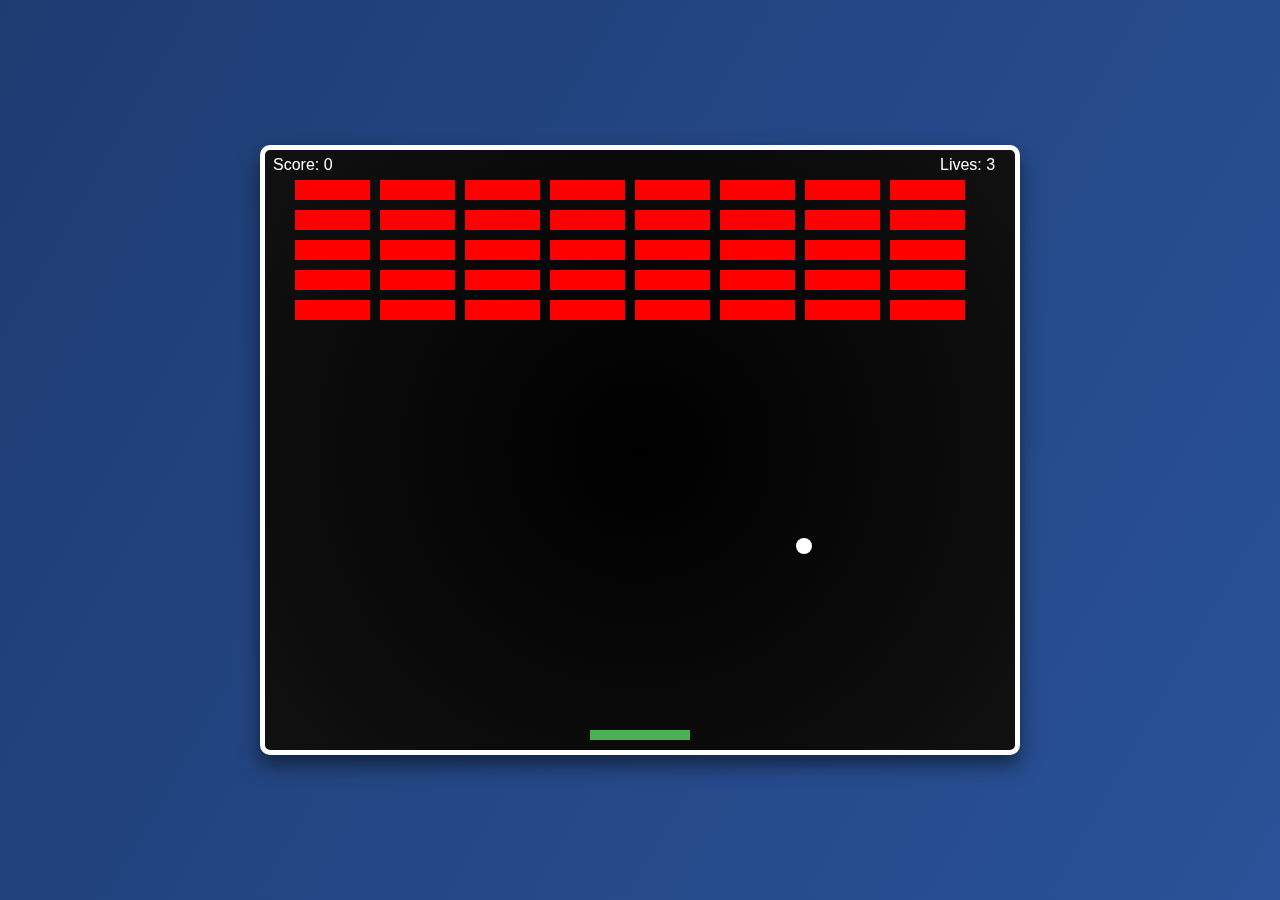
<file: 2D-Breakout/index.html>
<!DOCTYPE html>
<html lang="en">
<head>
  <meta charset="UTF-8">
  <meta name="viewport" content="width=device-width, initial-scale=1.0">
  <title>2D Breakout Game</title>
  <link rel="stylesheet" href="style.css">
</head>
<body>
  <canvas id="gameCanvas"></canvas>
  <script src="app.js"></script>
</body>
</html>
</file>
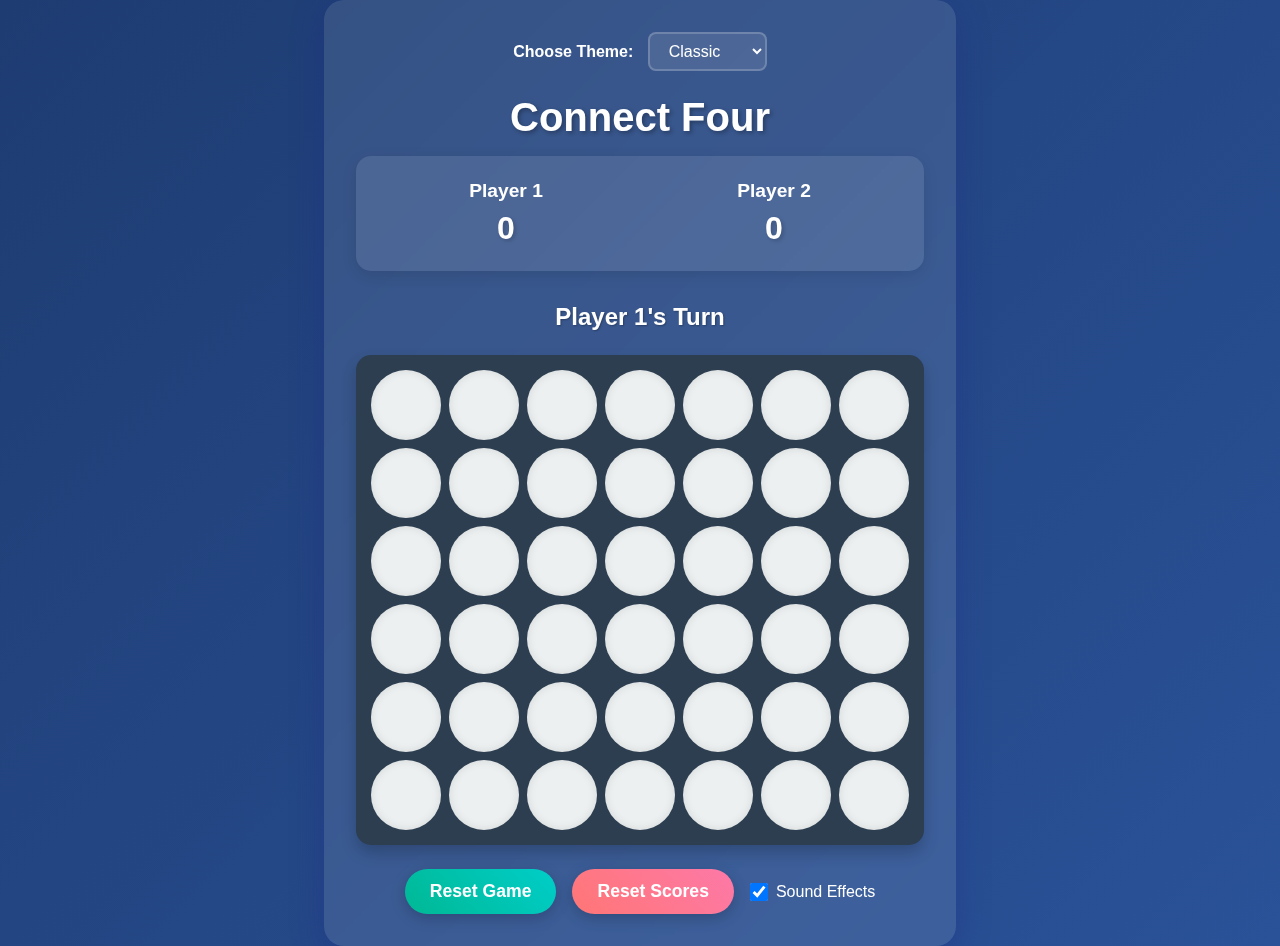
<file: Connect Four/index.html>
<!DOCTYPE html>
<html lang="en">
<head>
    <meta charset="UTF-8">
    <meta name="viewport" content="width=device-width, initial-scale=1.0">
    <title>Enhanced Connect Four</title>
    <link rel="stylesheet" href="style.css">
</head>
<body>
    <div class="game-container">
        <!-- Theme Selector -->
        <div class="theme-selector">
            <label for="theme">Choose Theme:</label>
            <select id="theme">
                <option value="classic">Classic</option>
                <option value="futuristic">Futuristic</option>
                <option value="fantasy">Fantasy</option>
            </select>
        </div>

        <h1>Connect Four</h1>
        
        <!-- Score Board -->
        <div class="score-board">
            <div class="player-score">
                <h3>Player 1</h3>
                <p id="player1-score">0</p>
            </div>
            <div class="player-score">
                <h3>Player 2</h3>
                <p id="player2-score">0</p>
            </div>
        </div>

        <h2 id="current-player">Player 1's Turn</h2>
        
        <!-- Game Grid -->
        <div class="grid">
            <!-- Row 1 -->
            <div class="cell" data-column="0"></div>
            <div class="cell" data-column="1"></div>
            <div class="cell" data-column="2"></div>
            <div class="cell" data-column="3"></div>
            <div class="cell" data-column="4"></div>
            <div class="cell" data-column="5"></div>
            <div class="cell" data-column="6"></div>

            <!-- Row 2 -->
            <div class="cell" data-column="0"></div>
            <div class="cell" data-column="1"></div>
            <div class="cell" data-column="2"></div>
            <div class="cell" data-column="3"></div>
            <div class="cell" data-column="4"></div>
            <div class="cell" data-column="5"></div>
            <div class="cell" data-column="6"></div>

            <!-- Row 3 -->
            <div class="cell" data-column="0"></div>
            <div class="cell" data-column="1"></div>
            <div class="cell" data-column="2"></div>
            <div class="cell" data-column="3"></div>
            <div class="cell" data-column="4"></div>
            <div class="cell" data-column="5"></div>
            <div class="cell" data-column="6"></div>

            <!-- Row 4 -->
            <div class="cell" data-column="0"></div>
            <div class="cell" data-column="1"></div>
            <div class="cell" data-column="2"></div>
            <div class="cell" data-column="3"></div>
            <div class="cell" data-column="4"></div>
            <div class="cell" data-column="5"></div>
            <div class="cell" data-column="6"></div>

            <!-- Row 5 -->
            <div class="cell" data-column="0"></div>
            <div class="cell" data-column="1"></div>
            <div class="cell" data-column="2"></div>
            <div class="cell" data-column="3"></div>
            <div class="cell" data-column="4"></div>
            <div class="cell" data-column="5"></div>
            <div class="cell" data-column="6"></div>

            <!-- Row 6 -->
            <div class="cell" data-column="0"></div>
            <div class="cell" data-column="1"></div>
            <div class="cell" data-column="2"></div>
            <div class="cell" data-column="3"></div>
            <div class="cell" data-column="4"></div>
            <div class="cell" data-column="5"></div>
            <div class="cell" data-column="6"></div>
        </div>

        <!-- Game Controls -->
        <div class="controls">
            <button id="reset-button">Reset Game</button>
            <button id="reset-scores">Reset Scores</button>
            <label>
                <input type="checkbox" id="sound-toggle" checked>
                Sound Effects
            </label>
        </div>
    </div>

    <!-- Audio Elements -->
    <audio id="piece-drop">
        <source src="[data-uri]" type="audio/mpeg">
    </audio>
    <audio id="win-sound">
        <source src="[data-uri]" type="audio/mpeg">
    </audio>
    <audio id="draw-sound">
        <source src="[data-uri]" type="audio/mpeg">
    </audio>

    <!-- Scripts -->
    <script src="app.js"></script>
</body>
</html>
</file>
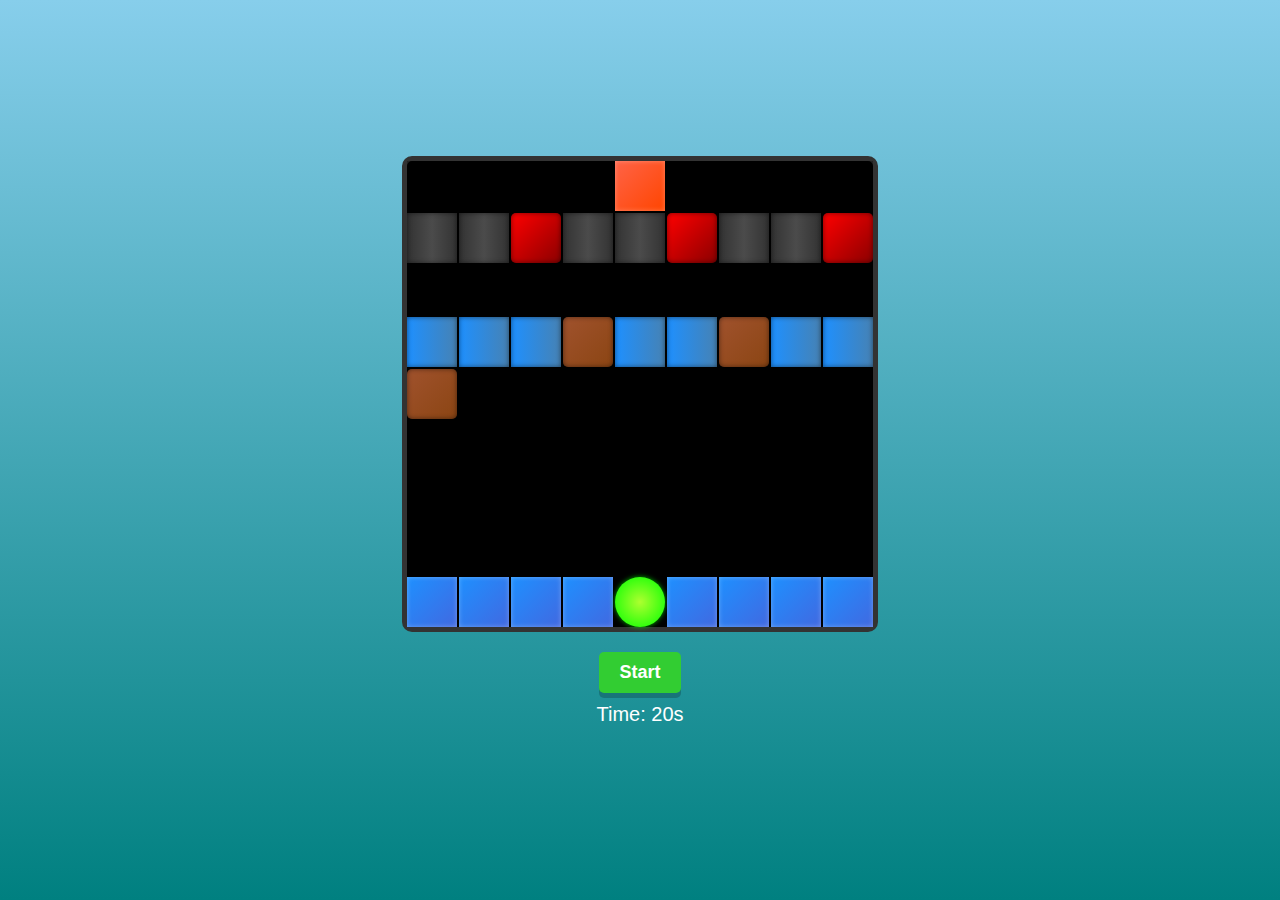
<file: Frogger/index.html>
<!DOCTYPE html>
<html lang="en">
<head>
  <meta charset="UTF-8">
  <meta name="viewport" content="width=device-width, initial-scale=1.0">
  <title>Frogger Game</title>
  <link rel="stylesheet" href="style.css">
</head>
<body>
  <div id="game-container">
    <div id="grid"></div>
    <div id="info">
      <button id="start-pause-btn">Start</button>
      <p id="timer">Time: 20s</p>
      <p id="status"></p>
    </div>
  </div>
  <script src="app.js"></script>
</body>
</html>
</file>
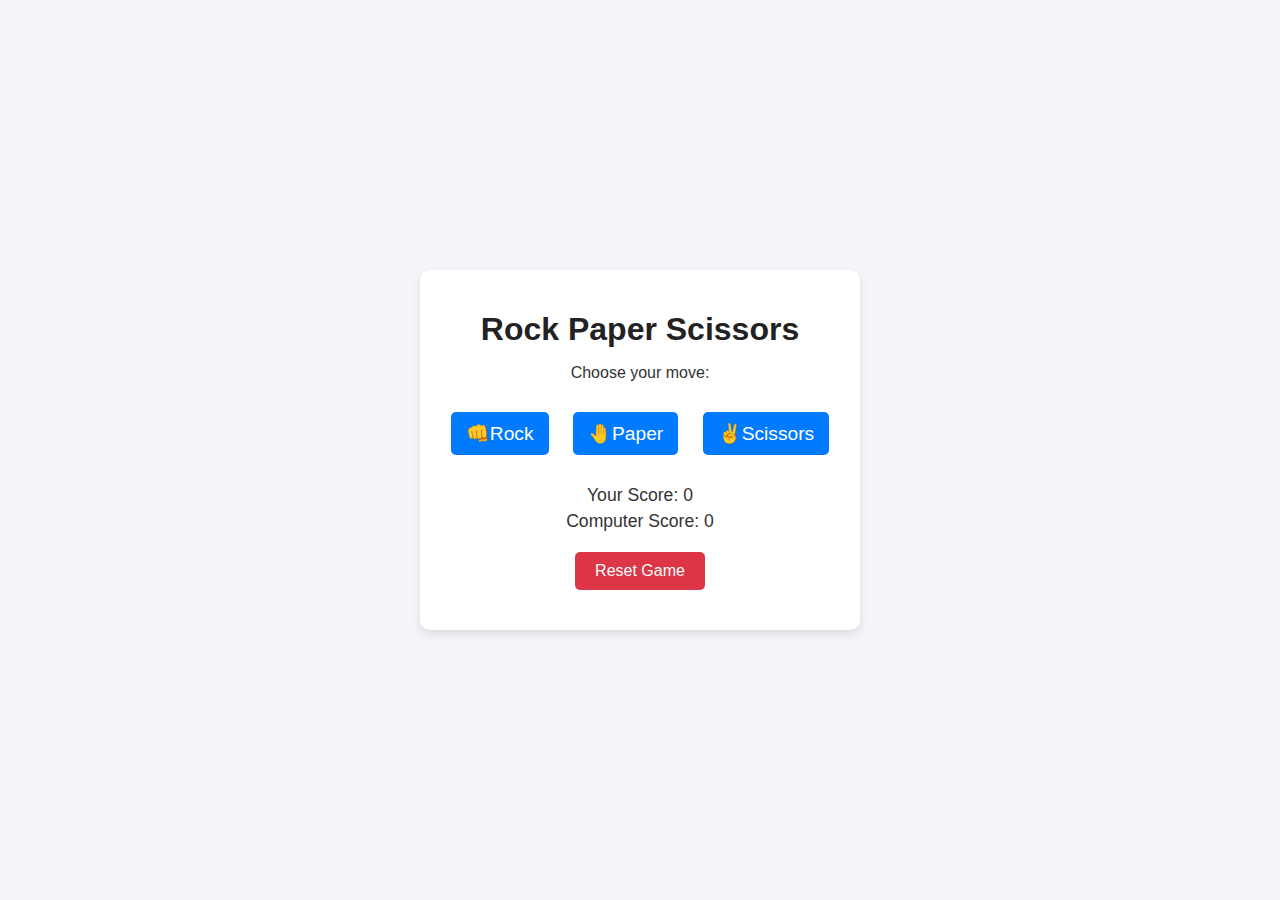
<file: Rock-Paper-Scissors/index.html>
<!DOCTYPE html>
<html lang="en">
<head>
    <meta charset="UTF-8">
    <meta name="viewport" content="width=device-width, initial-scale=1.0">
    <title>Rock Paper Scissors</title>
    <link rel="stylesheet" href="style.css">
</head>
<body>
    <div class="game">
        <h1>Rock Paper Scissors</h1>
    <p>Choose your move:</p>
    <div class="choices">
        <button onclick="playGame('Rock')">👊Rock</button>
        <button onclick="playGame('Paper')">🤚Paper</button>
        <button onclick="playGame('Scissors')">✌️Scissors</button>
    </div>
    <div class="scores">
        <p>Your Score: <span id="playerScore">0</span></p>
        <p>Computer Score: <span id="computerScore">0</span></p>
        <button onclick="resetGame()">Reset Game</button>
    </div>
    <div id="result"></div>
    </div>
    <script src="app.js"></script>
</body>
</html>
</file>
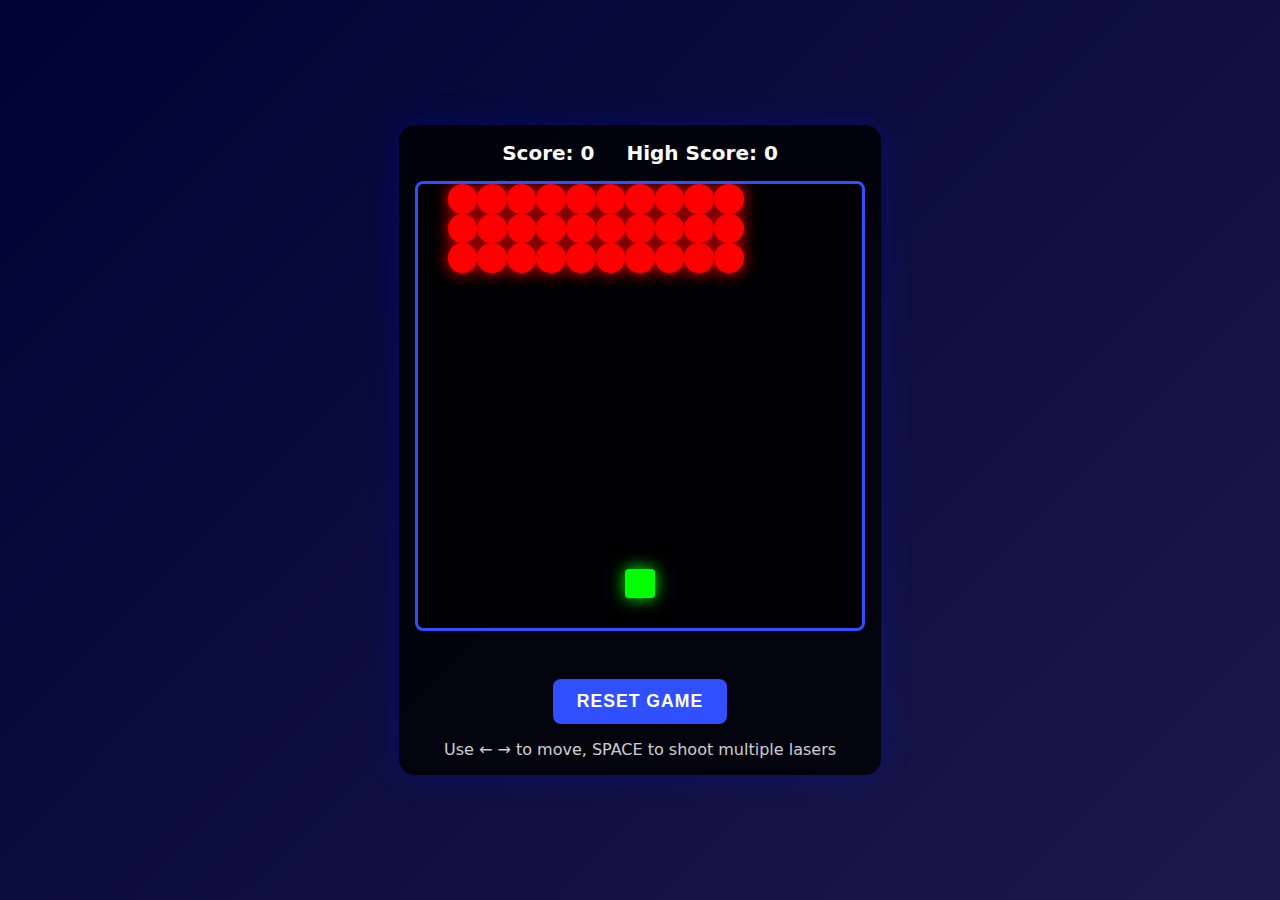
<file: Space Invaders/index.html>
<!DOCTYPE html>
<html lang="en">
<head>
    <meta charset="UTF-8">
    <meta name="viewport" content="width=device-width, initial-scale=1.0">
    <title>Space Invaders</title>
    <link rel="stylesheet" href="style.css">
</head>
<body>
    <div class="game-wrapper">
        <header class="game-stats">
            <div class="score">Score: <span id="score">0</span></div>
            <div class="high-score">High Score: <span id="highScore">0</span></div>
        </header>
        
        <div id="grid" class="grid"></div>
        
        <div class="messages">
            <div id="gameOver" class="message game-over">Game Over!</div>
            <div id="winner" class="message winner">You Win!</div>
        </div>
        
        <button id="resetButton" class="reset-button">Reset Game</button>
        
        <div class="controls">
            <p>Use ← → to move, SPACE to shoot multiple lasers</p>
        </div>
    </div>
    <script src="app.js"></script>
</body>
</html>
</file>
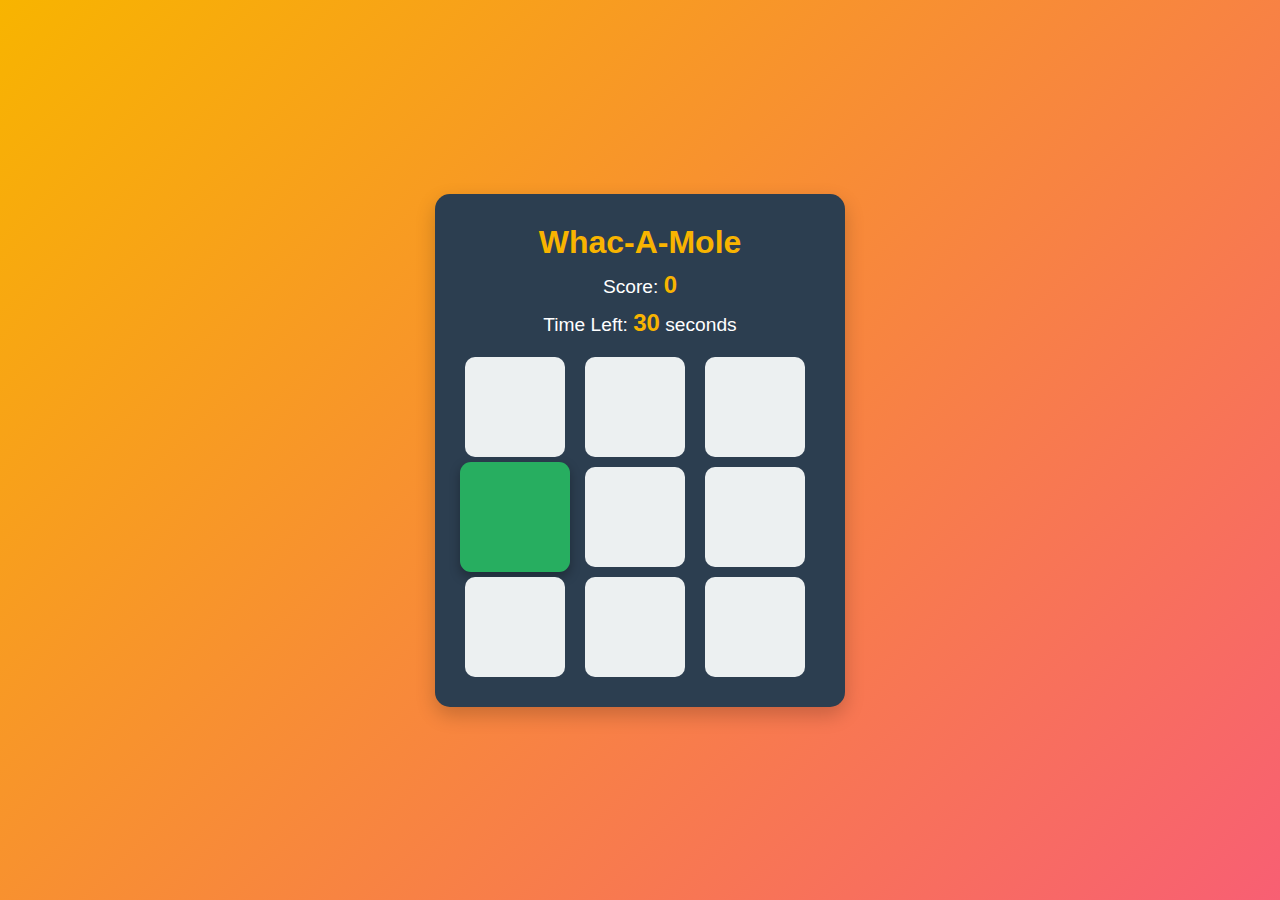
<file: Whac-a-mole/index.html>
<!DOCTYPE html>
<html lang="en">
<head>
    <meta charset="UTF-8">
    <meta name="viewport" content="width=device-width, initial-scale=1.0">
    <title>Whac-A-Mole</title>
    <link rel="stylesheet" href="style.css">
</head>
<body>
    <div class="game-container">
        <h1>Whac-A-Mole</h1>
        <p>Score: <span id="score">0</span></p>
        <p>Time Left: <span id="time-left">30</span> seconds</p>
        <div class="grid">
            <div class="square" id="sq1"></div>
            <div class="square" id="sq2"></div>
            <div class="square" id="sq3"></div>
            <div class="square" id="sq4"></div>
            <div class="square" id="sq5"></div>
            <div class="square" id="sq6"></div>
            <div class="square" id="sq7"></div>
            <div class="square" id="sq8"></div>
            <div class="square" id="sq9"></div>
        </div>
    </div>
    <script src="app.js"></script>
</body>
</html>
</file>
<file: 2D-Breakout/style.css>
/* Body styles */
body {
    margin: 0;
    display: flex;
    justify-content: center;
    align-items: center;
    height: 100vh;
    width: 100vw;
    background: linear-gradient(120deg, #1e3c72, #2a5298); /* Blue gradient */
    font-family: 'Arial', sans-serif;
    color: #ffffff;
  }
  
  /* Canvas styles */
  canvas {
    border: 5px solid #ffffff;
    border-radius: 10px;
    box-shadow: 0px 10px 20px rgba(0, 0, 0, 0.5);
    background: radial-gradient(circle, #000000, #111111);
  }
  
  /* Text alignment for messages */
  .message {
    text-align: center;
    font-size: 24px;
    margin-top: 20px;
    color: #f0f0f0;
  }
  
  /* Button styling for future use */
  button {
    margin-top: 15px;
    padding: 10px 20px;
    font-size: 18px;
    color: #ffffff;
    background: #4caf50;
    border: none;
    border-radius: 5px;
    cursor: pointer;
    transition: background-color 0.3s;
  }
  
  button:hover {
    background-color: #45a049;
  }
</file>
<file: Connect Four/style.css>
/* Theme Variables */
:root {
    /* Classic Theme */
    --classic-bg: linear-gradient(135deg, #1e3c72 0%, #2a5298 100%);
    --classic-board: #2c3e50;
    --classic-cell: #ecf0f1;
    --classic-p1: radial-gradient(circle at 30% 30%, #ff6b6b, #ee5253);
    --classic-p2: radial-gradient(circle at 30% 30%, #ffd32a, #ffb142);
    
    /* Futuristic Theme */
    --futuristic-bg: linear-gradient(135deg, #000428 0%, #004e92 100%);
    --futuristic-board: #1a1a1a;
    --futuristic-cell: #2c3e50;
    --futuristic-p1: radial-gradient(circle at 30% 30%, #00ff9f, #00b8ff);
    --futuristic-p2: radial-gradient(circle at 30% 30%, #ff00cc, #ff758c);
    
    /* Fantasy Theme */
    --fantasy-bg: linear-gradient(135deg, #654ea3 0%, #973aa8 100%);
    --fantasy-board: #47295a;
    --fantasy-cell: #e8d5f0;
    --fantasy-p1: radial-gradient(circle at 30% 30%, #ff9a9e, #fad0c4);
    --fantasy-p2: radial-gradient(circle at 30% 30%, #a8edea, #fed6e3);
}

* {
    box-sizing: border-box;
    margin: 0;
    padding: 0;
}

body {
    font-family: 'Arial', sans-serif;
    min-height: 100vh;
    display: flex;
    justify-content: center;
    align-items: center;
    background: var(--classic-bg);
    transition: background 0.5s ease;
}

.game-container {
    background: rgba(255, 255, 255, 0.1);
    padding: 2rem;
    border-radius: 20px;
    box-shadow: 0 8px 32px 0 rgba(31, 38, 135, 0.37);
    backdrop-filter: blur(4px);
    transition: all 0.3s ease;
}

/* Theme Selector Styles */
.theme-selector {
    margin-bottom: 1.5rem;
    text-align: center;
}

.theme-selector label {
    color: white;
    margin-right: 10px;
    font-weight: bold;
}

.theme-selector select {
    padding: 8px 15px;
    border-radius: 8px;
    border: 2px solid rgba(255, 255, 255, 0.2);
    background: rgba(255, 255, 255, 0.1);
    color: white;
    cursor: pointer;
    font-size: 1rem;
    transition: all 0.3s ease;
}

.theme-selector select:hover {
    background: rgba(255, 255, 255, 0.2);
}

/* Headings */
h1 {
    color: #ffffff;
    font-size: 2.5rem;
    margin-bottom: 1rem;
    text-align: center;
    text-shadow: 2px 2px 4px rgba(0, 0, 0, 0.3);
}

h2 {
    color: #ffffff;
    font-size: 1.5rem;
    margin-bottom: 1.5rem;
    text-align: center;
    text-shadow: 1px 1px 2px rgba(0, 0, 0, 0.3);
}

/* Score Board */
.score-board {
    display: flex;
    justify-content: space-around;
    margin-bottom: 2rem;
    padding: 1rem;
    background: rgba(255, 255, 255, 0.1);
    border-radius: 15px;
    box-shadow: 0 4px 15px rgba(0, 0, 0, 0.1);
}

.player-score {
    text-align: center;
    color: white;
    padding: 0.5rem 2rem;
}

.player-score h3 {
    margin-bottom: 0.5rem;
    font-size: 1.2rem;
}

.player-score p {
    font-size: 2rem;
    font-weight: bold;
    text-shadow: 2px 2px 4px rgba(0, 0, 0, 0.2);
}

/* Game Grid */
.grid {
    display: grid;
    grid-template-columns: repeat(7, 1fr);
    gap: 8px;
    background: var(--classic-board);
    padding: 15px;
    border-radius: 15px;
    box-shadow: 0 8px 16px rgba(0, 0, 0, 0.2);
    transition: background 0.3s ease;
}

.cell {
    width: 70px;
    height: 70px;
    background: var(--classic-cell);
    border-radius: 50%;
    cursor: pointer;
    position: relative;
    transition: background-color 0.3s ease;
    box-shadow: inset 0 0 10px rgba(0, 0, 0, 0.1);
}

.cell:hover {
    background: #bdc3c7;
}

/* Piece Drop Animation */
@keyframes dropPiece {
    0% {
        transform: translateY(-400px);
    }
    60% {
        transform: translateY(10px);
    }
    80% {
        transform: translateY(-5px);
    }
    100% {
        transform: translateY(0);
    }
}

.cell.player-1, .cell.player-2 {
    animation: dropPiece 0.6s cubic-bezier(0.25, 0.46, 0.45, 0.94) forwards;
}

.cell.player-1 {
    background: var(--classic-p1);
    box-shadow: inset 0 0 15px rgba(0, 0, 0, 0.2);
}

.cell.player-2 {
    background: var(--classic-p2);
    box-shadow: inset 0 0 15px rgba(0, 0, 0, 0.2);
}

/* Controls Section */
.controls {
    display: flex;
    gap: 1rem;
    justify-content: center;
    align-items: center;
    margin-top: 1.5rem;
    flex-wrap: wrap;
}

/* Buttons */
button {
    padding: 12px 25px;
    font-size: 1.1rem;
    font-weight: bold;
    color: white;
    background: linear-gradient(45deg, #00b894, #00cec9);
    border: none;
    border-radius: 25px;
    cursor: pointer;
    transition: all 0.3s ease;
    box-shadow: 0 4px 15px rgba(0, 0, 0, 0.2);
}

button:hover {
    transform: translateY(-2px);
    box-shadow: 0 6px 20px rgba(0, 0, 0, 0.25);
    background: linear-gradient(45deg, #00d1a8, #00e6de);
}

button:active {
    transform: translateY(0);
    box-shadow: 0 2px 10px rgba(0, 0, 0, 0.2);
}

#reset-scores {
    background: linear-gradient(45deg, #ff7675, #fd79a8);
}

#reset-scores:hover {
    background: linear-gradient(45deg, #ff8a8a, #ff93bc);
}

/* Sound Toggle */
.controls label {
    color: white;
    display: flex;
    align-items: center;
    gap: 0.5rem;
    cursor: pointer;
}

.controls input[type="checkbox"] {
    width: 18px;
    height: 18px;
    cursor: pointer;
}

/* Winner Animation */
@keyframes winner {
    0% {
        transform: scale(1);
        filter: brightness(1);
    }
    50% {
        transform: scale(1.1);
        filter: brightness(1.5);
    }
    100% {
        transform: scale(1);
        filter: brightness(1);
    }
}

.winner {
    animation: winner 0.8s ease infinite;
}

/* Theme Classes */
.theme-classic {
    background: var(--classic-bg);
}

.theme-classic .grid {
    background: var(--classic-board);
}

.theme-classic .cell {
    background: var(--classic-cell);
}

.theme-classic .cell.player-1 {
    background: var(--classic-p1);
}

.theme-classic .cell.player-2 {
    background: var(--classic-p2);
}

.theme-futuristic {
    background: var(--futuristic-bg);
}

.theme-futuristic .grid {
    background: var(--futuristic-board);
}

.theme-futuristic .cell {
    background: var(--futuristic-cell);
}

.theme-futuristic .cell.player-1 {
    background: var(--futuristic-p1);
}

.theme-futuristic .cell.player-2 {
    background: var(--futuristic-p2);
}

.theme-fantasy {
    background: var(--fantasy-bg);
}

.theme-fantasy .grid {
    background: var(--fantasy-board);
}

.theme-fantasy .cell {
    background: var(--fantasy-cell);
}

.theme-fantasy .cell.player-1 {
    background: var(--fantasy-p1);
}

.theme-fantasy .cell.player-2 {
    background: var(--fantasy-p2);
}

/* Responsive Design */
@media (max-width: 600px) {
    .game-container {
        padding: 1rem;
        margin: 1rem;
    }

    .cell {
        width: 45px;
        height: 45px;
    }
    
    h1 {
        font-size: 2rem;
    }
    
    h2 {
        font-size: 1.2rem;
    }

    .controls {
        flex-direction: column;
    }

    .player-score {
        padding: 0.5rem 1rem;
    }

    .player-score p {
        font-size: 1.5rem;
    }

    button {
        padding: 10px 20px;
        font-size: 1rem;
    }
}
</file>
<file: Frogger/style.css>
/* style.css */
body {
    font-family: 'Arial', sans-serif;
    margin: 0;
    padding: 0;
    background: linear-gradient(to bottom, #87CEEB, #008080);
    display: flex;
    justify-content: center;
    align-items: center;
    height: 100vh;
  }
  
  #game-container {
    display: flex;
    flex-direction: column;
    align-items: center;
    gap: 20px;
  }
  
  #grid {
    display: grid;
    grid-template-rows: repeat(9, 50px);
    grid-template-columns: repeat(9, 50px);
    gap: 2px;
    background-color: #000;
    border: 5px solid #333;
    border-radius: 10px;
  }
  
  .grid-cell {
    width: 50px;
    height: 50px;
    box-shadow: inset 0 0 5px rgba(0, 0, 0, 0.5);
  }
  
  /* Specific block styles */
  .starting-block {
    background-color: #1E90FF;
    background-image: linear-gradient(135deg, #1E90FF, #4169E1);
    box-shadow: inset 0 0 5px rgba(255, 255, 255, 0.3);
  }
  
  .ending-block {
    background-color: #FF4500;
    background-image: linear-gradient(135deg, #FF6347, #FF4500);
    box-shadow: inset 0 0 5px rgba(255, 255, 255, 0.3);
  }
  
  .safe {
    background-color: #32CD32;
  }
  
  .road {
    background-color: #4B4B4B;
    background-image: linear-gradient(90deg, #333, #4B4B4B, #333);
  }
  
  .car {
    background-color: #8B0000;
    background-image: linear-gradient(135deg, #FF0000, #8B0000);
    border-radius: 5px;
    animation: car-blink 0.5s infinite alternate;
  }
  
  @keyframes car-blink {
    0% { box-shadow: 0 0 5px rgba(255, 0, 0, 0.5); }
    100% { box-shadow: 0 0 10px rgba(255, 0, 0, 0.8); }
  }
  
  .river {
    background-color: #4682B4;
    background-image: linear-gradient(to right, #1E90FF, #4682B4);
  }
  
  .log {
    background-color: #8B4513;
    background-image: linear-gradient(135deg, #A0522D, #8B4513);
    border-radius: 5px;
  }
  
  .frog {
    background-color: #00FF00;
    background-image: radial-gradient(circle, #ADFF2F, #00FF00);
    border-radius: 50%;
    box-shadow: 0 0 5px rgba(0, 255, 0, 0.7);
  }
  
  /* Info section */
  #info {
    text-align: center;
    color: #FFF;
  }
  
  button {
    padding: 10px 20px;
    font-size: 18px;
    font-weight: bold;
    background-color: #32CD32;
    border: none;
    border-radius: 5px;
    color: white;
    cursor: pointer;
    box-shadow: 0 5px rgba(0, 0, 0, 0.2);
    transition: all 0.2s ease;
  }
  
  button:hover {
    background-color: #228B22;
  }
  
  #timer {
    font-size: 20px;
    margin: 10px 0;
  }
  
  #status {
    font-size: 18px;
    font-weight: bold;
    color: yellow;
    margin-top: 10px;
    text-shadow: 1px 1px 3px rgba(0, 0, 0, 0.5);
  }
</file>
<file: Rock-Paper-Scissors/style.css>
/* General body styling */
body {
    font-family: Arial, sans-serif;
    background-color: #f4f4f9;
    color: #333;
    margin: 0;
    padding: 0;
    display: flex;
    justify-content: center;
    align-items: center;
    height: 100vh;
}

/* Game container */
.game {
    background: #ffffff;
    border-radius: 10px;
    box-shadow: 0px 4px 8px rgba(0, 0, 0, 0.1);
    padding: 20px;
    width: 90%;
    max-width: 400px;
    text-align: center;
}

/* Headings */
h1 {
    font-size: 2rem;
    color: #222;
    margin-bottom: 10px;
}

/* Choices buttons */
.choices {
    margin: 20px 0;
}

.choices button {
    font-size: 1.2rem;
    padding: 10px 15px;
    margin: 10px;
    border: none;
    border-radius: 5px;
    background-color: #007bff;
    color: #fff;
    cursor: pointer;
    transition: transform 0.2s ease, background-color 0.3s ease;
}

.choices button:hover {
    background-color: #0056b3;
    transform: scale(1.1);
}

/* Scores section */
.scores {
    margin-top: 20px;
}

.scores p {
    font-size: 1.1rem;
    margin: 5px 0;
}

.scores button {
    margin-top: 15px;
    padding: 10px 20px;
    font-size: 1rem;
    border: none;
    border-radius: 5px;
    background-color: #dc3545;
    color: #fff;
    cursor: pointer;
    transition: background-color 0.3s ease;
}

.scores button:hover {
    background-color: #b02a37;
}

/* Result section */
#result {
    margin-top: 20px;
    font-size: 1.2rem;
    font-weight: bold;
    color: #444;
}

/* Responsive Design */
@media (max-width: 600px) {
    .choices button {
        font-size: 1rem;
        padding: 8px 12px;
    }

    .scores button {
        font-size: 0.9rem;
        padding: 8px 15px;
    }

    h1 {
        font-size: 1.8rem;
    }
}
</file>
<file: Space Invaders/style.css>
/* Optimized CSS with better performance */
:root {
    --bg-color: #000235;
    --grid-color: rgba(0, 0, 0, 0.8);
    --border-color: #304ffe;
    --shooter-color: #00ff00;
    --invader-color: #ff0000;
    --laser-color: #00ffff;
    --explosion-color: #ffff00;
    --text-color: #ffffff;
    --button-color: #304ffe;
}

* {
    margin: 0;
    padding: 0;
    box-sizing: border-box;
}

body {
    background: linear-gradient(135deg, var(--bg-color), #1a1a4a);
    min-height: 100vh;
    display: grid;
    place-items: center;
    font-family: system-ui, -apple-system, sans-serif;
    color: var(--text-color);
}

.game-wrapper {
    display: flex;
    flex-direction: column;
    align-items: center;
    gap: 1rem;
    padding: 1rem;
    background: var(--grid-color);
    border-radius: 1rem;
    box-shadow: 0 0 2rem rgba(0, 0, 255, 0.2);
}

.game-stats {
    display: flex;
    gap: 2rem;
    font-size: 1.25rem;
    font-weight: 600;
}

.grid {
    width: 450px;
    height: 450px;
    display: grid;
    grid-template-columns: repeat(15, 1fr);
    background: var(--grid-color);
    border: 3px solid var(--border-color);
    border-radius: 0.5rem;
    overflow: hidden;
    will-change: contents;
}

.reset-button {
    margin-top: 1rem;
    padding: 0.75rem 1.5rem;
    font-size: 1.1rem;
    font-weight: bold;
    color: var(--text-color);
    background-color: var(--button-color);
    border: none;
    border-radius: 0.5rem;
    cursor: pointer;
    transition: transform 0.2s, background-color 0.2s;
    text-transform: uppercase;
    letter-spacing: 1px;
}
.reset-button:hover {
    background-color: #4a6aff;
    transform: scale(1.05);
}

.reset-button:active {
    transform: scale(0.95);
}

.cell {
    width: 100%;
    height: 100%;
    transition: background-color 0.1s ease;
}

.shooter {
    background-color: var(--shooter-color);
    border-radius: 0.25rem;
    box-shadow: 0 0 1rem var(--shooter-color);
}

.invader {
    background-color: var(--invader-color);
    border-radius: 50%;
    box-shadow: 0 0 1rem var(--invader-color);
}

.laser {
    background-color: var(--laser-color);
    box-shadow: 0 0 1rem var(--laser-color);
}

.boom {
    background-color: var(--explosion-color);
    border-radius: 50%;
    animation: explode 0.3s ease-out forwards;
}

.message {
    position: fixed;
    top: 50%;
    left: 50%;
    transform: translate(-50%, -50%);
    padding: 1rem 2rem;
    border-radius: 0.5rem;
    font-size: 2rem;
    font-weight: bold;
    text-transform: uppercase;
    display: none;
}

.game-over {
    background: rgba(255, 0, 0, 0.9);
}

.winner {
    background: rgba(0, 255, 0, 0.9);
}

.controls {
    font-size: 1rem;
    opacity: 0.8;
}

@keyframes explode {
    to {
        transform: scale(1.5);
        opacity: 0;
    }
}

@media (max-width: 500px) {
    .grid {
        width: 300px;
        height: 300px;
    }
    
    .game-stats {
        font-size: 1rem;
    }
}
</file>
<file: Whac-a-mole/style.css>
/* General Body Styling */
body {
    font-family: 'Arial', sans-serif;
    background: linear-gradient(135deg, #f8b400, #f85f73);
    margin: 0;
    padding: 0;
    color: #fff;
    display: flex;
    justify-content: center;
    align-items: center;
    height: 100vh;
}

/* Game Container */
.game-container {
    background: #2c3e50;
    padding: 30px;
    border-radius: 15px;
    box-shadow: 0px 8px 20px rgba(0, 0, 0, 0.2);
    text-align: center;
    width: 350px;
}

.game-container h1 {
    font-size: 2rem;
    margin: 0;
    color: #f8b400;
}

.game-container p {
    font-size: 1.2rem;
    margin: 10px 0;
}

/* Grid Styling */
.grid {
    display: grid;
    grid-template-columns: repeat(3, 1fr);
    gap: 10px;
    margin-top: 20px;
}

/* Square Styling */
.square {
    width: 100px;
    height: 100px;
    background: #ecf0f1;
    border-radius: 10px;
    transition: transform 0.2s ease, background 0.2s ease;
    cursor: pointer;
    position: relative;
    overflow: hidden;
}

/* Active Mole Square */
.square.active {
    background: #27ae60;
    transform: scale(1.1);
    box-shadow: 0 4px 10px rgba(0, 0, 0, 0.3);
}

/* Hover Effect */
.square:hover {
    background: #bdc3c7;
}

/* Game Info Styling */
#score, #time-left {
    font-weight: bold;
    color: #f8b400;
    font-size: 1.5rem;
}
</file>
